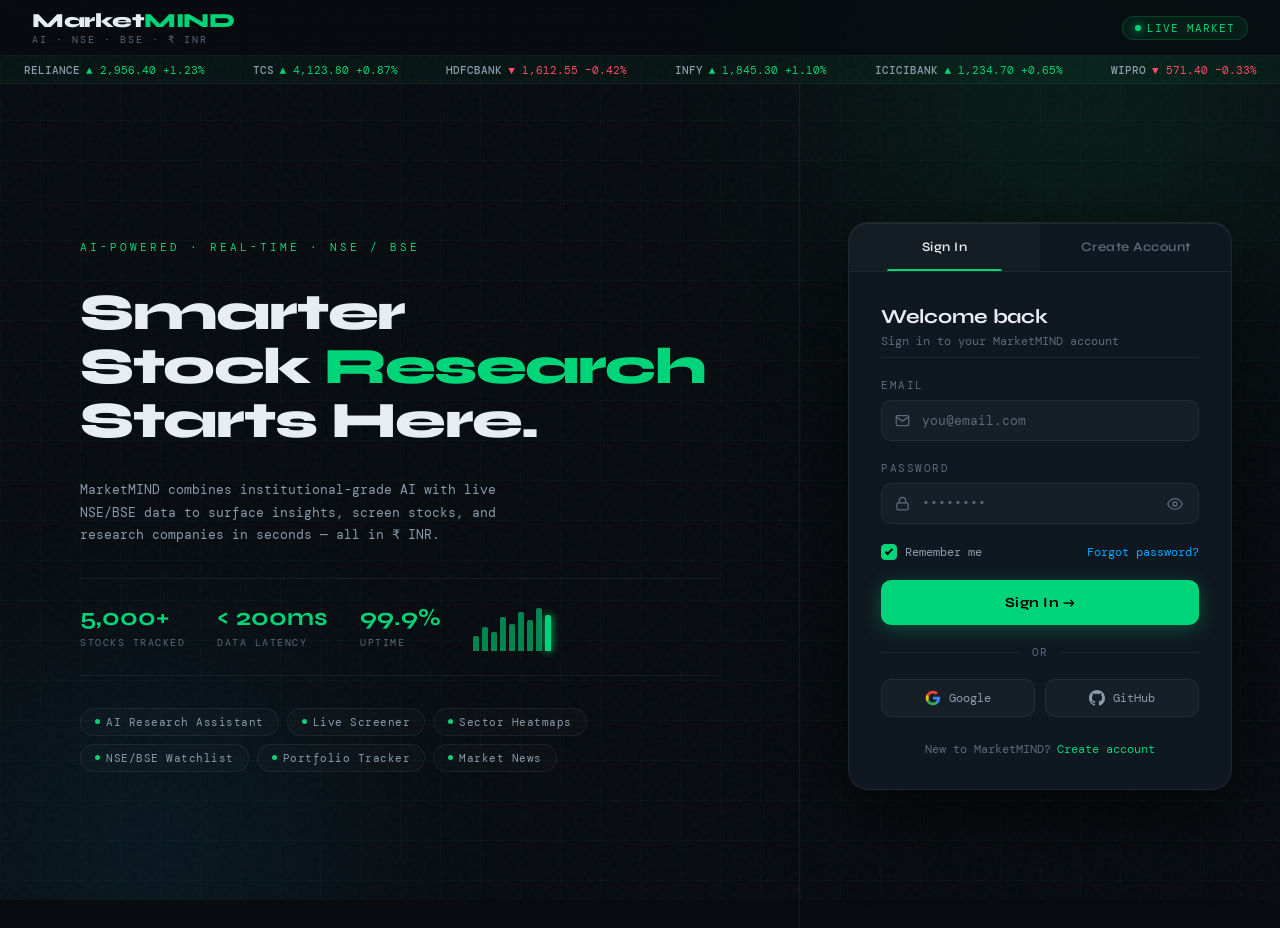
<file: auth.html>
<!DOCTYPE html>
<html lang="en">
<head>
<meta charset="UTF-8"/>
<meta name="viewport" content="width=device-width,initial-scale=1"/>
<title>MarketMIND — Sign In</title>
<style>
  @import url('https://fonts.googleapis.com/css2?family=DM+Mono:ital,wght@0,300;0,400;0,500;1,300&family=Syne:wght@400;600;700;800&display=swap');

  :root {
    --bg: #080c10;
    --bg2: #0d1218;
    --bg3: #111820;
    --border: rgba(255,255,255,0.06);
    --border-active: rgba(0,212,120,0.4);
    --accent: #00d478;
    --accent2: #00a8ff;
    --accent-dim: rgba(0,212,120,0.12);
    --text: #e8edf2;
    --text-muted: #5a6a7a;
    --text-dim: #8a9bab;
    --red: #ff4d6a;
    --card: #0f1720;
    --card-border: rgba(255,255,255,0.07);
    --shadow: 0 24px 80px rgba(0,0,0,0.6);
    --font-head: 'Syne', sans-serif;
    --font-mono: 'DM Mono', monospace;
  }

  *, *::before, *::after { box-sizing: border-box; margin: 0; padding: 0; }

  body {
    background: var(--bg);
    color: var(--text);
    font-family: var(--font-mono);
    min-height: 100vh;
    overflow: hidden;
    display: flex;
    flex-direction: column;
  }

  /* ── BACKGROUND ── */
  .bg-canvas {
    position: fixed; inset: 0; z-index: 0; overflow: hidden;
  }
  .bg-grid {
    position: absolute; inset: 0;
    background-image:
      linear-gradient(rgba(0,212,120,0.03) 1px, transparent 1px),
      linear-gradient(90deg, rgba(0,212,120,0.03) 1px, transparent 1px);
    background-size: 40px 40px;
    animation: gridDrift 20s linear infinite;
  }
  @keyframes gridDrift {
    from { transform: translateY(0); }
    to   { transform: translateY(40px); }
  }
  .bg-glow {
    position: absolute;
    border-radius: 50%;
    filter: blur(120px);
    opacity: 0.15;
    animation: glowPulse 6s ease-in-out infinite alternate;
  }
  .bg-glow.g1 {
    width: 600px; height: 600px;
    background: radial-gradient(circle, #00d478, transparent 70%);
    top: -200px; right: -100px;
  }
  .bg-glow.g2 {
    width: 500px; height: 500px;
    background: radial-gradient(circle, #00a8ff, transparent 70%);
    bottom: -200px; left: -100px;
    animation-delay: -3s;
  }
  @keyframes glowPulse {
    from { opacity: 0.10; transform: scale(1); }
    to   { opacity: 0.20; transform: scale(1.05); }
  }

  /* Noise overlay */
  .bg-canvas::after {
    content: '';
    position: absolute; inset: 0;
    background-image: url("data:image/svg+xml,%3Csvg viewBox='0 0 200 200' xmlns='http://www.w3.org/2000/svg'%3E%3Cfilter id='n'%3E%3CfeTurbulence type='fractalNoise' baseFrequency='0.9' numOctaves='4' stitchTiles='stitch'/%3E%3C/filter%3E%3Crect width='100%25' height='100%25' filter='url(%23n)' opacity='1'/%3E%3C/svg%3E");
    opacity: 0.03;
    pointer-events: none;
  }

  /* ── TOPBAR ── */
  .topbar {
    position: relative; z-index: 10;
    display: flex; align-items: center; justify-content: space-between;
    padding: 0 32px;
    height: 56px;
    border-bottom: 1px solid var(--border);
    background: rgba(8,12,16,0.8);
    backdrop-filter: blur(20px);
  }
  .logo { font-family: var(--font-head); font-size: 20px; font-weight: 800; letter-spacing: -0.5px; }
  .logo span { color: var(--accent); }
  .logo-sub { font-size: 10px; color: var(--text-muted); letter-spacing: 2px; margin-top: 1px; }
  .mkt-pill {
    display: flex; align-items: center; gap: 6px;
    background: rgba(0,212,120,0.08);
    border: 1px solid rgba(0,212,120,0.2);
    border-radius: 99px;
    padding: 4px 12px;
    font-size: 11px;
    color: var(--accent);
    letter-spacing: 1px;
  }
  .mkt-dot {
    width: 6px; height: 6px;
    border-radius: 50%;
    background: var(--accent);
    box-shadow: 0 0 8px var(--accent);
    animation: blink 2s ease-in-out infinite;
  }
  @keyframes blink { 0%,100%{ opacity:1 } 50%{ opacity:0.3 } }

  /* ── MAIN LAYOUT ── */
  .auth-body {
    position: relative; z-index: 5;
    flex: 1;
    display: grid;
    grid-template-columns: 1fr 480px;
    min-height: calc(100vh - 56px);
  }

  /* LEFT PANEL */
  .left-panel {
    display: flex; flex-direction: column;
    justify-content: center; align-items: flex-start;
    padding: 60px 80px;
    border-right: 1px solid var(--border);
    gap: 32px;
    animation: fadeInLeft 0.8s ease both;
  }
  @keyframes fadeInLeft {
    from { opacity:0; transform: translateX(-30px); }
    to   { opacity:1; transform: translateX(0); }
  }
  .left-eyebrow {
    font-size: 11px;
    letter-spacing: 3px;
    color: var(--accent);
    text-transform: uppercase;
  }
  .left-headline {
    font-family: var(--font-head);
    font-size: clamp(36px, 4vw, 56px);
    font-weight: 800;
    line-height: 1.05;
    letter-spacing: -1.5px;
  }
  .left-headline .hl { color: var(--accent); }
  .left-desc {
    font-size: 13px;
    line-height: 1.7;
    color: var(--text-dim);
    max-width: 440px;
  }

  /* Stats row */
  .stats-row {
    display: flex; gap: 32px;
    padding: 24px 0;
    border-top: 1px solid var(--border);
    border-bottom: 1px solid var(--border);
    width: 100%;
  }
  .stat { display: flex; flex-direction: column; gap: 4px; }
  .stat-val {
    font-family: var(--font-head);
    font-size: 24px; font-weight: 700;
    color: var(--accent);
  }
  .stat-lbl { font-size: 10px; color: var(--text-muted); letter-spacing: 1.5px; text-transform: uppercase; }

  /* Mini chart bars */
  .mini-chart {
    display: flex; align-items: flex-end; gap: 3px;
    height: 48px;
  }
  .mc-bar {
    width: 6px; border-radius: 2px 2px 0 0;
    background: var(--accent);
    opacity: 0.6;
    animation: barGrow 1.2s ease both;
  }
  .mc-bar:nth-child(1)  { height: 30%; animation-delay: 0.05s; }
  .mc-bar:nth-child(2)  { height: 50%; animation-delay: 0.10s; }
  .mc-bar:nth-child(3)  { height: 40%; animation-delay: 0.15s; }
  .mc-bar:nth-child(4)  { height: 70%; animation-delay: 0.20s; }
  .mc-bar:nth-child(5)  { height: 55%; animation-delay: 0.25s; }
  .mc-bar:nth-child(6)  { height: 80%; animation-delay: 0.30s; }
  .mc-bar:nth-child(7)  { height: 65%; animation-delay: 0.35s; }
  .mc-bar:nth-child(8)  { height: 90%; animation-delay: 0.40s; }
  .mc-bar:nth-child(9)  { height: 75%; animation-delay: 0.45s; opacity:1; background: var(--accent); box-shadow: 0 0 8px var(--accent); }
  @keyframes barGrow {
    from { transform: scaleY(0); transform-origin: bottom; }
    to   { transform: scaleY(1); transform-origin: bottom; }
  }

  /* Feature pills */
  .feature-pills { display: flex; flex-wrap: wrap; gap: 8px; }
  .fpill {
    font-size: 11px; letter-spacing: 0.5px;
    padding: 6px 14px;
    border-radius: 99px;
    border: 1px solid var(--border);
    color: var(--text-dim);
    background: rgba(255,255,255,0.02);
    display: flex; align-items: center; gap: 6px;
  }
  .fpill-dot { width: 5px; height: 5px; border-radius: 50%; background: var(--accent); }

  /* RIGHT PANEL — AUTH CARD */
  .right-panel {
    display: flex; align-items: center; justify-content: center;
    padding: 40px 48px;
    animation: fadeInRight 0.8s ease both;
  }
  @keyframes fadeInRight {
    from { opacity:0; transform: translateX(30px); }
    to   { opacity:1; transform: translateX(0); }
  }

  .auth-card {
    width: 100%; max-width: 400px;
    background: var(--card);
    border: 1px solid var(--card-border);
    border-radius: 20px;
    box-shadow: var(--shadow), inset 0 1px 0 rgba(255,255,255,0.06);
    overflow: hidden;
  }

  /* Tab switcher */
  .auth-tabs {
    display: grid; grid-template-columns: 1fr 1fr;
    border-bottom: 1px solid var(--border);
  }
  .auth-tab {
    padding: 16px;
    font-family: var(--font-head);
    font-size: 13px;
    font-weight: 600;
    letter-spacing: 0.5px;
    text-align: center;
    color: var(--text-muted);
    cursor: pointer;
    border: none;
    background: none;
    transition: color 0.2s, background 0.2s;
    position: relative;
  }
  .auth-tab::after {
    content: '';
    position: absolute; bottom: 0; left: 20%; right: 20%; height: 2px;
    background: var(--accent);
    border-radius: 2px 2px 0 0;
    transform: scaleX(0);
    transition: transform 0.25s;
  }
  .auth-tab.active {
    color: var(--text);
    background: rgba(255,255,255,0.02);
  }
  .auth-tab.active::after { transform: scaleX(1); }

  /* Form body */
  .auth-form-wrap {
    padding: 32px;
    display: flex; flex-direction: column; gap: 20px;
  }

  .form-greeting {
    display: flex; flex-direction: column; gap: 4px;
    padding-bottom: 8px;
    border-bottom: 1px solid var(--border);
  }
  .form-title {
    font-family: var(--font-head);
    font-size: 20px; font-weight: 700;
    letter-spacing: -0.3px;
  }
  .form-sub { font-size: 12px; color: var(--text-muted); }

  .field { display: flex; flex-direction: column; gap: 8px; }
  .field-label {
    font-size: 11px;
    letter-spacing: 1.5px;
    text-transform: uppercase;
    color: var(--text-muted);
  }

  .field-wrap {
    position: relative;
    display: flex; align-items: center;
  }
  .field-icon {
    position: absolute; left: 14px;
    display: flex; align-items: center;
    color: var(--text-muted);
  }
  .field-icon svg { width: 15px; height: 15px; }

  .field-input {
    width: 100%;
    background: rgba(255,255,255,0.03);
    border: 1px solid var(--border);
    border-radius: 10px;
    padding: 11px 14px 11px 40px;
    font-family: var(--font-mono);
    font-size: 13px;
    color: var(--text);
    outline: none;
    transition: border-color 0.2s, background 0.2s, box-shadow 0.2s;
  }
  .field-input::placeholder { color: var(--text-muted); }
  .field-input:focus {
    border-color: var(--border-active);
    background: rgba(0,212,120,0.04);
    box-shadow: 0 0 0 3px rgba(0,212,120,0.08);
  }
  .field-input.error-input {
    border-color: rgba(255,77,106,0.5);
    background: rgba(255,77,106,0.04);
  }

  .field-toggle {
    position: absolute; right: 12px;
    background: none; border: none;
    color: var(--text-muted); cursor: pointer;
    display: flex; align-items: center;
    padding: 4px;
    transition: color 0.2s;
  }
  .field-toggle:hover { color: var(--text); }

  /* Password strength */
  .pwd-strength { display: flex; gap: 4px; margin-top: -8px; }
  .pwd-bar {
    flex: 1; height: 3px; border-radius: 3px;
    background: var(--border);
    transition: background 0.3s;
  }
  .pwd-bar.filled-weak { background: var(--red); }
  .pwd-bar.filled-ok   { background: #f5a623; }
  .pwd-bar.filled-good { background: var(--accent2); }
  .pwd-bar.filled-strong { background: var(--accent); }
  .pwd-hint { font-size: 10px; color: var(--text-muted); text-align: right; }

  /* Error msg */
  .field-error {
    font-size: 11px; color: var(--red);
    display: none;
  }
  .field-error.show { display: block; }

  /* Options row */
  .options-row {
    display: flex; align-items: center; justify-content: space-between;
  }
  .checkbox-wrap {
    display: flex; align-items: center; gap: 8px;
    cursor: pointer; user-select: none;
  }
  .checkbox-wrap input[type="checkbox"] {
    appearance: none;
    width: 16px; height: 16px;
    border: 1px solid var(--border);
    border-radius: 4px;
    background: transparent;
    cursor: pointer;
    position: relative;
    transition: border-color 0.2s, background 0.2s;
    flex-shrink: 0;
  }
  .checkbox-wrap input[type="checkbox"]:checked {
    background: var(--accent);
    border-color: var(--accent);
  }
  .checkbox-wrap input[type="checkbox"]:checked::after {
    content: '';
    position: absolute; top: 2px; left: 5px;
    width: 4px; height: 8px;
    border: 2px solid #000;
    border-top: none; border-left: none;
    transform: rotate(45deg);
  }
  .checkbox-label { font-size: 12px; color: var(--text-dim); }
  .forgot-link {
    font-size: 12px; color: var(--accent2);
    text-decoration: none;
    transition: color 0.2s;
  }
  .forgot-link:hover { color: var(--accent); }

  /* Divider */
  .or-divider {
    display: flex; align-items: center; gap: 12px;
    color: var(--text-muted); font-size: 11px; letter-spacing: 1px;
  }
  .or-divider::before, .or-divider::after {
    content: ''; flex: 1;
    height: 1px; background: var(--border);
  }

  /* OAuth buttons */
  .oauth-row { display: grid; grid-template-columns: 1fr 1fr; gap: 10px; }
  .oauth-btn {
    display: flex; align-items: center; justify-content: center; gap: 8px;
    padding: 10px 16px;
    background: rgba(255,255,255,0.03);
    border: 1px solid var(--border);
    border-radius: 10px;
    color: var(--text-dim); font-size: 12px;
    font-family: var(--font-mono);
    cursor: pointer;
    transition: background 0.2s, border-color 0.2s, color 0.2s;
  }
  .oauth-btn:hover {
    background: rgba(255,255,255,0.06);
    border-color: rgba(255,255,255,0.12);
    color: var(--text);
  }
  .oauth-btn svg { width: 16px; height: 16px; flex-shrink: 0; }

  /* Submit */
  .submit-btn {
    width: 100%;
    padding: 14px;
    background: var(--accent);
    color: #000;
    border: none;
    border-radius: 10px;
    font-family: var(--font-head);
    font-size: 14px;
    font-weight: 700;
    letter-spacing: 0.5px;
    cursor: pointer;
    position: relative;
    overflow: hidden;
    transition: transform 0.15s, box-shadow 0.2s, background 0.2s;
    box-shadow: 0 4px 20px rgba(0,212,120,0.3);
  }
  .submit-btn:hover {
    transform: translateY(-1px);
    box-shadow: 0 8px 30px rgba(0,212,120,0.4);
    background: #00f08a;
  }
  .submit-btn:active { transform: translateY(0); }
  .submit-btn .btn-shimmer {
    position: absolute; top: 0; left: -100%; width: 60%; height: 100%;
    background: linear-gradient(90deg, transparent, rgba(255,255,255,0.25), transparent);
    animation: shimmer 2.5s ease infinite;
  }
  @keyframes shimmer {
    0%   { left: -100%; }
    100% { left: 200%; }
  }
  .submit-btn.loading { pointer-events: none; opacity: 0.7; }
  .submit-btn .spinner {
    display: none;
    width: 16px; height: 16px;
    border: 2px solid rgba(0,0,0,0.3);
    border-top-color: #000;
    border-radius: 50%;
    animation: spin 0.6s linear infinite;
  }
  @keyframes spin { to { transform: rotate(360deg); } }
  .submit-btn.loading .btn-text { display: none; }
  .submit-btn.loading .spinner { display: inline-block; }

  /* Bottom text */
  .auth-bottom {
    display: flex; justify-content: center; align-items: center; gap: 6px;
    font-size: 12px; color: var(--text-muted);
    padding-top: 4px;
  }
  .auth-switch-link {
    color: var(--accent);
    cursor: pointer;
    text-decoration: none;
    transition: color 0.2s;
  }
  .auth-switch-link:hover { color: #00f08a; }

  /* Terms */
  .terms-note {
    text-align: center; font-size: 10px; color: var(--text-muted);
    line-height: 1.6;
  }
  .terms-note a { color: var(--accent2); text-decoration: none; }

  /* ── SUCCESS OVERLAY ── */
  .success-overlay {
    display: none;
    flex-direction: column; align-items: center; justify-content: center;
    gap: 16px;
    padding: 48px 32px;
    text-align: center;
  }
  .success-overlay.show { display: flex; }
  .check-circle {
    width: 64px; height: 64px;
    border-radius: 50%;
    background: rgba(0,212,120,0.12);
    border: 2px solid var(--accent);
    display: flex; align-items: center; justify-content: center;
    animation: popIn 0.4s cubic-bezier(0.175,0.885,0.32,1.275) both;
  }
  @keyframes popIn {
    from { transform: scale(0); opacity: 0; }
    to   { transform: scale(1); opacity: 1; }
  }
  .check-circle svg { width: 28px; height: 28px; color: var(--accent); }
  .success-title {
    font-family: var(--font-head);
    font-size: 22px; font-weight: 700;
  }
  .success-sub { font-size: 13px; color: var(--text-dim); }
  .success-redirect {
    font-size: 11px; color: var(--text-muted);
    display: flex; align-items: center; gap: 8px;
  }
  .redirect-bar {
    width: 80px; height: 2px;
    background: var(--border);
    border-radius: 2px;
    overflow: hidden;
  }
  .redirect-fill {
    height: 100%;
    background: var(--accent);
    width: 0%;
    animation: fillBar 2.5s linear 0.5s both;
  }
  @keyframes fillBar { to { width: 100%; } }

  /* ── TOAST ── */
  .toast {
    position: fixed; bottom: 24px; right: 24px; z-index: 9999;
    background: var(--card);
    border: 1px solid var(--border);
    border-left: 3px solid var(--accent);
    border-radius: 10px;
    padding: 14px 20px;
    font-size: 13px; color: var(--text-dim);
    box-shadow: 0 8px 32px rgba(0,0,0,0.5);
    transform: translateY(20px); opacity: 0;
    transition: transform 0.3s, opacity 0.3s;
    max-width: 300px;
  }
  .toast.show { transform: translateY(0); opacity: 1; }
  .toast.err { border-left-color: var(--red); }

  /* ── TICKER (minimal) ── */
  .ticker-bar {
    position: relative; z-index: 9;
    height: 28px;
    background: rgba(0,212,120,0.04);
    border-bottom: 1px solid var(--border);
    overflow: hidden;
    display: flex; align-items: center;
  }
  .ticker-inner {
    display: flex; align-items: center;
    white-space: nowrap;
    animation: tickerMove 30s linear infinite;
    font-size: 11px;
    gap: 0;
  }
  @keyframes tickerMove {
    from { transform: translateX(100vw); }
    to   { transform: translateX(-100%); }
  }
  .tick-item { padding: 0 24px; color: var(--text-muted); }
  .tick-item .sym { color: var(--text-dim); font-weight: 500; margin-right: 6px; }
  .tick-item .up  { color: var(--accent); }
  .tick-item .dn  { color: var(--red); }
</style>
</head>
<body>

<div class="bg-canvas">
  <div class="bg-grid"></div>
  <div class="bg-glow g1"></div>
  <div class="bg-glow g2"></div>
</div>

<!-- TOPBAR -->
<header class="topbar">
  <div class="logo-zone" style="display:flex;flex-direction:column;line-height:1.2">
    <div class="logo">Market<span>MIND</span></div>
    <div class="logo-sub">AI · NSE · BSE · ₹ INR</div>
  </div>
  <div class="mkt-pill">
    <span class="mkt-dot"></span>
    <span>LIVE MARKET</span>
  </div>
</header>

<!-- TICKER -->
<div class="ticker-bar">
  <div class="ticker-inner" id="tickerEl">
    <span class="tick-item"><span class="sym">RELIANCE</span><span class="up">▲ 2,956.40 +1.23%</span></span>
    <span class="tick-item"><span class="sym">TCS</span><span class="up">▲ 4,123.80 +0.87%</span></span>
    <span class="tick-item"><span class="sym">HDFCBANK</span><span class="dn">▼ 1,612.55 −0.42%</span></span>
    <span class="tick-item"><span class="sym">INFY</span><span class="up">▲ 1,845.30 +1.10%</span></span>
    <span class="tick-item"><span class="sym">ICICIBANK</span><span class="up">▲ 1,234.70 +0.65%</span></span>
    <span class="tick-item"><span class="sym">WIPRO</span><span class="dn">▼ 571.40 −0.33%</span></span>
    <span class="tick-item"><span class="sym">BAJFINANCE</span><span class="up">▲ 7,280.00 +2.05%</span></span>
    <span class="tick-item"><span class="sym">TATAMOTORS</span><span class="dn">▼ 876.30 −0.18%</span></span>
    <span class="tick-item"><span class="sym">SBIN</span><span class="up">▲ 756.90 +0.94%</span></span>
    <span class="tick-item"><span class="sym">NIFTY 50</span><span class="up">▲ 23,450.25 +0.77%</span></span>
    <span class="tick-item"><span class="sym">SENSEX</span><span class="up">▲ 77,210.60 +0.72%</span></span>
  </div>
</div>

<!-- MAIN -->
<div class="auth-body">

  <!-- LEFT -->
  <div class="left-panel">
    <div class="left-eyebrow">AI-Powered · Real-Time · NSE / BSE</div>
    <h1 class="left-headline">
      Smarter<br>
      Stock <span class="hl">Research</span><br>
      Starts Here.
    </h1>
    <p class="left-desc">
      MarketMIND combines institutional-grade AI with live NSE/BSE data to surface insights, screen stocks, and research companies in seconds — all in ₹ INR.
    </p>
    <div class="stats-row">
      <div class="stat">
        <div class="stat-val">5,000+</div>
        <div class="stat-lbl">Stocks Tracked</div>
      </div>
      <div class="stat">
        <div class="stat-val">< 200ms</div>
        <div class="stat-lbl">Data Latency</div>
      </div>
      <div class="stat">
        <div class="stat-val">99.9%</div>
        <div class="stat-lbl">Uptime</div>
      </div>
      <div class="mini-chart">
        <div class="mc-bar"></div><div class="mc-bar"></div><div class="mc-bar"></div>
        <div class="mc-bar"></div><div class="mc-bar"></div><div class="mc-bar"></div>
        <div class="mc-bar"></div><div class="mc-bar"></div><div class="mc-bar"></div>
      </div>
    </div>
    <div class="feature-pills">
      <div class="fpill"><span class="fpill-dot"></span>AI Research Assistant</div>
      <div class="fpill"><span class="fpill-dot"></span>Live Screener</div>
      <div class="fpill"><span class="fpill-dot"></span>Sector Heatmaps</div>
      <div class="fpill"><span class="fpill-dot"></span>NSE/BSE Watchlist</div>
      <div class="fpill"><span class="fpill-dot"></span>Portfolio Tracker</div>
      <div class="fpill"><span class="fpill-dot"></span>Market News</div>
    </div>
  </div>

  <!-- RIGHT -->
  <div class="right-panel">
    <div class="auth-card">

      <!-- TABS -->
      <div class="auth-tabs">
        <button class="auth-tab active" id="tabSignin" onclick="switchTab('signin')">Sign In</button>
        <button class="auth-tab" id="tabSignup" onclick="switchTab('signup')">Create Account</button>
      </div>

      <!-- SIGN IN FORM -->
      <div id="formSignin">
        <div class="auth-form-wrap">
          <div class="form-greeting">
            <div class="form-title">Welcome back</div>
            <div class="form-sub">Sign in to your MarketMIND account</div>
          </div>

          <div class="field">
            <label class="field-label">Email</label>
            <div class="field-wrap">
              <span class="field-icon">
                <svg viewBox="0 0 24 24" fill="none" stroke="currentColor" stroke-width="2"><path d="M4 4h16c1.1 0 2 .9 2 2v12c0 1.1-.9 2-2 2H4c-1.1 0-2-.9-2-2V6c0-1.1.9-2 2-2z"/><polyline points="22,6 12,13 2,6"/></svg>
              </span>
              <input class="field-input" id="siEmail" type="email" placeholder="you@email.com" oninput="clearErr('siEmailErr')"/>
            </div>
            <div class="field-error" id="siEmailErr"></div>
          </div>

          <div class="field">
            <label class="field-label">Password</label>
            <div class="field-wrap">
              <span class="field-icon">
                <svg viewBox="0 0 24 24" fill="none" stroke="currentColor" stroke-width="2"><rect x="3" y="11" width="18" height="11" rx="2" ry="2"/><path d="M7 11V7a5 5 0 0 1 10 0v4"/></svg>
              </span>
              <input class="field-input" id="siPwd" type="password" placeholder="••••••••" oninput="clearErr('siPwdErr')"/>
              <button class="field-toggle" id="siPwdToggle" onclick="togglePwd('siPwd','siPwdToggle')" type="button">
                <svg viewBox="0 0 24 24" fill="none" stroke="currentColor" stroke-width="2" width="16" height="16"><path d="M1 12s4-8 11-8 11 8 11 8-4 8-11 8-11-8-11-8z"/><circle cx="12" cy="12" r="3"/></svg>
              </button>
            </div>
            <div class="field-error" id="siPwdErr"></div>
          </div>

          <div class="options-row">
            <label class="checkbox-wrap">
              <input type="checkbox" id="siRemember" checked/>
              <span class="checkbox-label">Remember me</span>
            </label>
            <a href="#" class="forgot-link">Forgot password?</a>
          </div>

          <button class="submit-btn" id="siBtn" onclick="handleSignin()">
            <div class="btn-shimmer"></div>
            <span class="btn-text">Sign In →</span>
            <div class="spinner"></div>
          </button>

          <div class="or-divider">OR</div>

          <div class="oauth-row">
            <button class="oauth-btn" onclick="oauthClick('Google')">
              <svg viewBox="0 0 24 24"><path fill="#4285F4" d="M22.56 12.25c0-.78-.07-1.53-.2-2.25H12v4.26h5.92c-.26 1.37-1.04 2.53-2.21 3.31v2.77h3.57c2.08-1.92 3.28-4.74 3.28-8.09z"/><path fill="#34A853" d="M12 23c2.97 0 5.46-.98 7.28-2.66l-3.57-2.77c-.98.66-2.23 1.06-3.71 1.06-2.86 0-5.29-1.93-6.16-4.53H2.18v2.84C3.99 20.53 7.7 23 12 23z"/><path fill="#FBBC05" d="M5.84 14.09c-.22-.66-.35-1.36-.35-2.09s.13-1.43.35-2.09V7.07H2.18C1.43 8.55 1 10.22 1 12s.43 3.45 1.18 4.93l3.66-2.84z"/><path fill="#EA4335" d="M12 5.38c1.62 0 3.06.56 4.21 1.64l3.15-3.15C17.45 2.09 14.97 1 12 1 7.7 1 3.99 3.47 2.18 7.07l3.66 2.84c.87-2.6 3.3-4.53 6.16-4.53z"/></svg>
              Google
            </button>
            <button class="oauth-btn" onclick="oauthClick('GitHub')">
              <svg viewBox="0 0 24 24" fill="currentColor"><path d="M12 0C5.37 0 0 5.37 0 12c0 5.31 3.435 9.795 8.205 11.385.6.105.825-.255.825-.57 0-.285-.015-1.23-.015-2.235-3.015.555-3.795-.735-4.035-1.41-.135-.345-.72-1.41-1.23-1.695-.42-.225-1.02-.78-.015-.795.945-.015 1.62.87 1.845 1.23 1.08 1.815 2.805 1.305 3.495.99.105-.78.42-1.305.765-1.605-2.67-.3-5.46-1.335-5.46-5.925 0-1.305.465-2.385 1.23-3.225-.12-.3-.54-1.53.12-3.18 0 0 1.005-.315 3.3 1.23.96-.27 1.98-.405 3-.405s2.04.135 3 .405c2.295-1.56 3.3-1.23 3.3-1.23.66 1.65.24 2.88.12 3.18.765.84 1.23 1.905 1.23 3.225 0 4.605-2.805 5.625-5.475 5.925.435.375.81 1.095.81 2.22 0 1.605-.015 2.895-.015 3.3 0 .315.225.69.825.57A12.02 12.02 0 0024 12c0-6.63-5.37-12-12-12z"/></svg>
              GitHub
            </button>
          </div>

          <div class="auth-bottom">
            New to MarketMIND?
            <a class="auth-switch-link" onclick="switchTab('signup')">Create account</a>
          </div>
        </div>
      </div>

      <!-- SIGN UP FORM -->
      <div id="formSignup" style="display:none">
        <div class="auth-form-wrap">
          <div class="form-greeting">
            <div class="form-title">Create account</div>
            <div class="form-sub">Start your free MarketMIND trial</div>
          </div>

          <div class="field">
            <label class="field-label">Full Name</label>
            <div class="field-wrap">
              <span class="field-icon">
                <svg viewBox="0 0 24 24" fill="none" stroke="currentColor" stroke-width="2"><path d="M20 21v-2a4 4 0 0 0-4-4H8a4 4 0 0 0-4 4v2"/><circle cx="12" cy="7" r="4"/></svg>
              </span>
              <input class="field-input" id="suName" type="text" placeholder="Arjun Sharma" oninput="clearErr('suNameErr')"/>
            </div>
            <div class="field-error" id="suNameErr"></div>
          </div>

          <div class="field">
            <label class="field-label">Email</label>
            <div class="field-wrap">
              <span class="field-icon">
                <svg viewBox="0 0 24 24" fill="none" stroke="currentColor" stroke-width="2"><path d="M4 4h16c1.1 0 2 .9 2 2v12c0 1.1-.9 2-2 2H4c-1.1 0-2-.9-2-2V6c0-1.1.9-2 2-2z"/><polyline points="22,6 12,13 2,6"/></svg>
              </span>
              <input class="field-input" id="suEmail" type="email" placeholder="you@email.com" oninput="clearErr('suEmailErr')"/>
            </div>
            <div class="field-error" id="suEmailErr"></div>
          </div>

          <div class="field">
            <label class="field-label">Password</label>
            <div class="field-wrap">
              <span class="field-icon">
                <svg viewBox="0 0 24 24" fill="none" stroke="currentColor" stroke-width="2"><rect x="3" y="11" width="18" height="11" rx="2" ry="2"/><path d="M7 11V7a5 5 0 0 1 10 0v4"/></svg>
              </span>
              <input class="field-input" id="suPwd" type="password" placeholder="Min. 8 characters" oninput="onPwdInput()" />
              <button class="field-toggle" id="suPwdToggle" onclick="togglePwd('suPwd','suPwdToggle')" type="button">
                <svg viewBox="0 0 24 24" fill="none" stroke="currentColor" stroke-width="2" width="16" height="16"><path d="M1 12s4-8 11-8 11 8 11 8-4 8-11 8-11-8-11-8z"/><circle cx="12" cy="12" r="3"/></svg>
              </button>
            </div>
            <div class="field-error" id="suPwdErr"></div>
          </div>

          <!-- Password strength -->
          <div class="pwd-strength" id="pwdStrengthBars">
            <div class="pwd-bar" id="pb1"></div>
            <div class="pwd-bar" id="pb2"></div>
            <div class="pwd-bar" id="pb3"></div>
            <div class="pwd-bar" id="pb4"></div>
          </div>
          <div class="pwd-hint" id="pwdHint" style="font-size:10px;color:var(--text-muted);text-align:right;margin-top:-12px;"></div>

          <div class="field">
            <label class="field-label">Confirm Password</label>
            <div class="field-wrap">
              <span class="field-icon">
                <svg viewBox="0 0 24 24" fill="none" stroke="currentColor" stroke-width="2"><path d="M9 12l2 2 4-4m6 2a9 9 0 1 1-18 0 9 9 0 0 1 18 0z"/></svg>
              </span>
              <input class="field-input" id="suConfirm" type="password" placeholder="Re-enter password" oninput="clearErr('suConfirmErr')"/>
            </div>
            <div class="field-error" id="suConfirmErr"></div>
          </div>

          <div class="options-row">
            <label class="checkbox-wrap">
              <input type="checkbox" id="suTerms"/>
              <span class="checkbox-label">I agree to the <a href="#" style="color:var(--accent2);text-decoration:none">Terms of Service</a></span>
            </label>
          </div>
          <div class="field-error" id="suTermsErr"></div>

          <button class="submit-btn" id="suBtn" onclick="handleSignup()">
            <div class="btn-shimmer"></div>
            <span class="btn-text">Create Account →</span>
            <div class="spinner"></div>
          </button>

          <div class="or-divider">OR</div>

          <div class="oauth-row">
            <button class="oauth-btn" onclick="oauthClick('Google')">
              <svg viewBox="0 0 24 24"><path fill="#4285F4" d="M22.56 12.25c0-.78-.07-1.53-.2-2.25H12v4.26h5.92c-.26 1.37-1.04 2.53-2.21 3.31v2.77h3.57c2.08-1.92 3.28-4.74 3.28-8.09z"/><path fill="#34A853" d="M12 23c2.97 0 5.46-.98 7.28-2.66l-3.57-2.77c-.98.66-2.23 1.06-3.71 1.06-2.86 0-5.29-1.93-6.16-4.53H2.18v2.84C3.99 20.53 7.7 23 12 23z"/><path fill="#FBBC05" d="M5.84 14.09c-.22-.66-.35-1.36-.35-2.09s.13-1.43.35-2.09V7.07H2.18C1.43 8.55 1 10.22 1 12s.43 3.45 1.18 4.93l3.66-2.84z"/><path fill="#EA4335" d="M12 5.38c1.62 0 3.06.56 4.21 1.64l3.15-3.15C17.45 2.09 14.97 1 12 1 7.7 1 3.99 3.47 2.18 7.07l3.66 2.84c.87-2.6 3.3-4.53 6.16-4.53z"/></svg>
              Google
            </button>
            <button class="oauth-btn" onclick="oauthClick('GitHub')">
              <svg viewBox="0 0 24 24" fill="currentColor"><path d="M12 0C5.37 0 0 5.37 0 12c0 5.31 3.435 9.795 8.205 11.385.6.105.825-.255.825-.57 0-.285-.015-1.23-.015-2.235-3.015.555-3.795-.735-4.035-1.41-.135-.345-.72-1.41-1.23-1.695-.42-.225-1.02-.78-.015-.795.945-.015 1.62.87 1.845 1.23 1.08 1.815 2.805 1.305 3.495.99.105-.78.42-1.305.765-1.605-2.67-.3-5.46-1.335-5.46-5.925 0-1.305.465-2.385 1.23-3.225-.12-.3-.54-1.53.12-3.18 0 0 1.005-.315 3.3 1.23.96-.27 1.98-.405 3-.405s2.04.135 3 .405c2.295-1.56 3.3-1.23 3.3-1.23.66 1.65.24 2.88.12 3.18.765.84 1.23 1.905 1.23 3.225 0 4.605-2.805 5.625-5.475 5.925.435.375.81 1.095.81 2.22 0 1.605-.015 2.895-.015 3.3 0 .315.225.69.825.57A12.02 12.02 0 0024 12c0-6.63-5.37-12-12-12z"/></svg>
              GitHub
            </button>
          </div>

          <div class="auth-bottom">
            Already have an account?
            <a class="auth-switch-link" onclick="switchTab('signin')">Sign in</a>
          </div>
        </div>
      </div>

      <!-- SUCCESS OVERLAY -->
      <div class="success-overlay" id="successOverlay">
        <div class="check-circle">
          <svg viewBox="0 0 24 24" fill="none" stroke="currentColor" stroke-width="2.5"><polyline points="20 6 9 17 4 12"/></svg>
        </div>
        <div class="success-title" id="successTitle">Signed in!</div>
        <div class="success-sub" id="successSub">Welcome back to MarketMIND.</div>
        <div class="success-redirect">
          <div class="redirect-bar"><div class="redirect-fill"></div></div>
          Redirecting to dashboard…
        </div>
      </div>

    </div>
  </div>
</div>

<!-- TOAST -->
<div class="toast" id="toast"></div>

<script>
  // ── TAB SWITCHER ──
  function switchTab(tab) {
    const si = document.getElementById('formSignin');
    const su = document.getElementById('formSignup');
    const ti = document.getElementById('tabSignin');
    const tu = document.getElementById('tabSignup');
    const so = document.getElementById('successOverlay');
    so.classList.remove('show');
    if (tab === 'signin') {
      si.style.display = ''; su.style.display = 'none';
      ti.classList.add('active'); tu.classList.remove('active');
    } else {
      su.style.display = ''; si.style.display = 'none';
      tu.classList.add('active'); ti.classList.remove('active');
    }
  }

  // ── ERROR HELPERS ──
  function showErr(id, msg) {
    const el = document.getElementById(id);
    if (!el) return;
    el.textContent = msg; el.classList.add('show');
    // highlight input
    const inp = el.previousElementSibling?.querySelector('.field-input')
              || el.parentElement?.querySelector('.field-input');
    if (inp) inp.classList.add('error-input');
  }
  function clearErr(id) {
    const el = document.getElementById(id);
    if (!el) return;
    el.classList.remove('show');
    const inp = el.previousElementSibling?.querySelector('.field-input')
              || el.parentElement?.querySelector('.field-input');
    if (inp) inp.classList.remove('error-input');
  }

  // ── PASSWORD TOGGLE ──
  function togglePwd(inputId, btnId) {
    const inp = document.getElementById(inputId);
    const btn = document.getElementById(btnId);
    if (inp.type === 'password') {
      inp.type = 'text';
      btn.innerHTML = `<svg viewBox="0 0 24 24" fill="none" stroke="currentColor" stroke-width="2" width="16" height="16"><path d="M17.94 17.94A10.07 10.07 0 0112 20c-7 0-11-8-11-8a18.45 18.45 0 015.06-5.94"/><path d="M9.9 4.24A9.12 9.12 0 0112 4c7 0 11 8 11 8a18.5 18.5 0 01-2.16 3.19"/><line x1="1" y1="1" x2="23" y2="23"/></svg>`;
    } else {
      inp.type = 'password';
      btn.innerHTML = `<svg viewBox="0 0 24 24" fill="none" stroke="currentColor" stroke-width="2" width="16" height="16"><path d="M1 12s4-8 11-8 11 8 11 8-4 8-11 8-11-8-11-8z"/><circle cx="12" cy="12" r="3"/></svg>`;
    }
  }

  // ── PASSWORD STRENGTH ──
  function pwdScore(pwd) {
    let s = 0;
    if (pwd.length >= 8) s++;
    if (/[A-Z]/.test(pwd) && /[a-z]/.test(pwd)) s++;
    if (/[0-9]/.test(pwd)) s++;
    if (/[^A-Za-z0-9]/.test(pwd)) s++;
    return s;
  }
  const labels = ['', 'Weak', 'Fair', 'Good', 'Strong'];
  const cls    = ['', 'filled-weak', 'filled-ok', 'filled-good', 'filled-strong'];
  function onPwdInput() {
    clearErr('suPwdErr');
    const pwd = document.getElementById('suPwd').value;
    const score = pwd.length === 0 ? 0 : pwdScore(pwd);
    for (let i = 1; i <= 4; i++) {
      const bar = document.getElementById('pb'+i);
      bar.className = 'pwd-bar' + (i <= score ? ' ' + cls[score] : '');
    }
    document.getElementById('pwdHint').textContent = pwd.length ? labels[score] : '';
  }

  // ── TOAST ──
  let toastTimer;
  function showToast(msg, err=false) {
    const t = document.getElementById('toast');
    t.textContent = msg;
    t.className = 'toast show' + (err ? ' err' : '');
    clearTimeout(toastTimer);
    toastTimer = setTimeout(() => t.classList.remove('show'), 3500);
  }

  // ── SIMULATE LOADING ──
  function setLoading(btnId, on) {
    const btn = document.getElementById(btnId);
    btn.classList.toggle('loading', on);
  }

  // ── SIGN IN ──
  function handleSignin() {
    let ok = true;
    const email = document.getElementById('siEmail').value.trim();
    const pwd   = document.getElementById('siPwd').value;

    if (!email || !/^[^\s@]+@[^\s@]+\.[^\s@]+$/.test(email)) {
      showErr('siEmailErr', 'Enter a valid email address.'); ok = false;
    }
    if (!pwd || pwd.length < 6) {
      showErr('siPwdErr', 'Password must be at least 6 characters.'); ok = false;
    }
    if (!ok) return;

    setLoading('siBtn', true);
    setTimeout(() => {
      setLoading('siBtn', false);
      showSuccess('signin');
    }, 1600);
  }

  // ── SIGN UP ──
  function handleSignup() {
    let ok = true;
    const name    = document.getElementById('suName').value.trim();
    const email   = document.getElementById('suEmail').value.trim();
    const pwd     = document.getElementById('suPwd').value;
    const confirm = document.getElementById('suConfirm').value;
    const terms   = document.getElementById('suTerms').checked;

    if (!name || name.length < 2) { showErr('suNameErr', 'Enter your full name.'); ok = false; }
    if (!email || !/^[^\s@]+@[^\s@]+\.[^\s@]+$/.test(email)) { showErr('suEmailErr', 'Enter a valid email address.'); ok = false; }
    if (!pwd || pwd.length < 8) { showErr('suPwdErr', 'Password must be at least 8 characters.'); ok = false; }
    if (pwd !== confirm) { showErr('suConfirmErr', 'Passwords do not match.'); ok = false; }
    if (!terms) { showErr('suTermsErr', 'Please accept the Terms of Service.'); ok = false; }
    if (!ok) return;

    setLoading('suBtn', true);
    setTimeout(() => {
      setLoading('suBtn', false);
      showSuccess('signup');
    }, 2000);
  }

  // ── SUCCESS ──
  function showSuccess(type) {
    document.getElementById('formSignin').style.display = 'none';
    document.getElementById('formSignup').style.display = 'none';
    const overlay = document.getElementById('successOverlay');
    document.getElementById('successTitle').textContent = type === 'signin' ? 'Signed in!' : 'Account created!';
    document.getElementById('successSub').textContent = type === 'signin'
      ? 'Welcome back to MarketMIND.'
      : 'Your account is ready. Let\'s dive in!';
    overlay.classList.add('show');
    setTimeout(() => {
  localStorage.setItem("loggedIn", "true");   // ✅ SAVE LOGIN
  window.location.href = "index.html";        // ✅ REDIRECT
}, 2500);
  }

  // ── OAUTH ──
  function oauthClick(provider) {
    showToast(`Connecting to ${provider}… (demo mode)`);
  }
</script>
</body>
</html>
</file>
